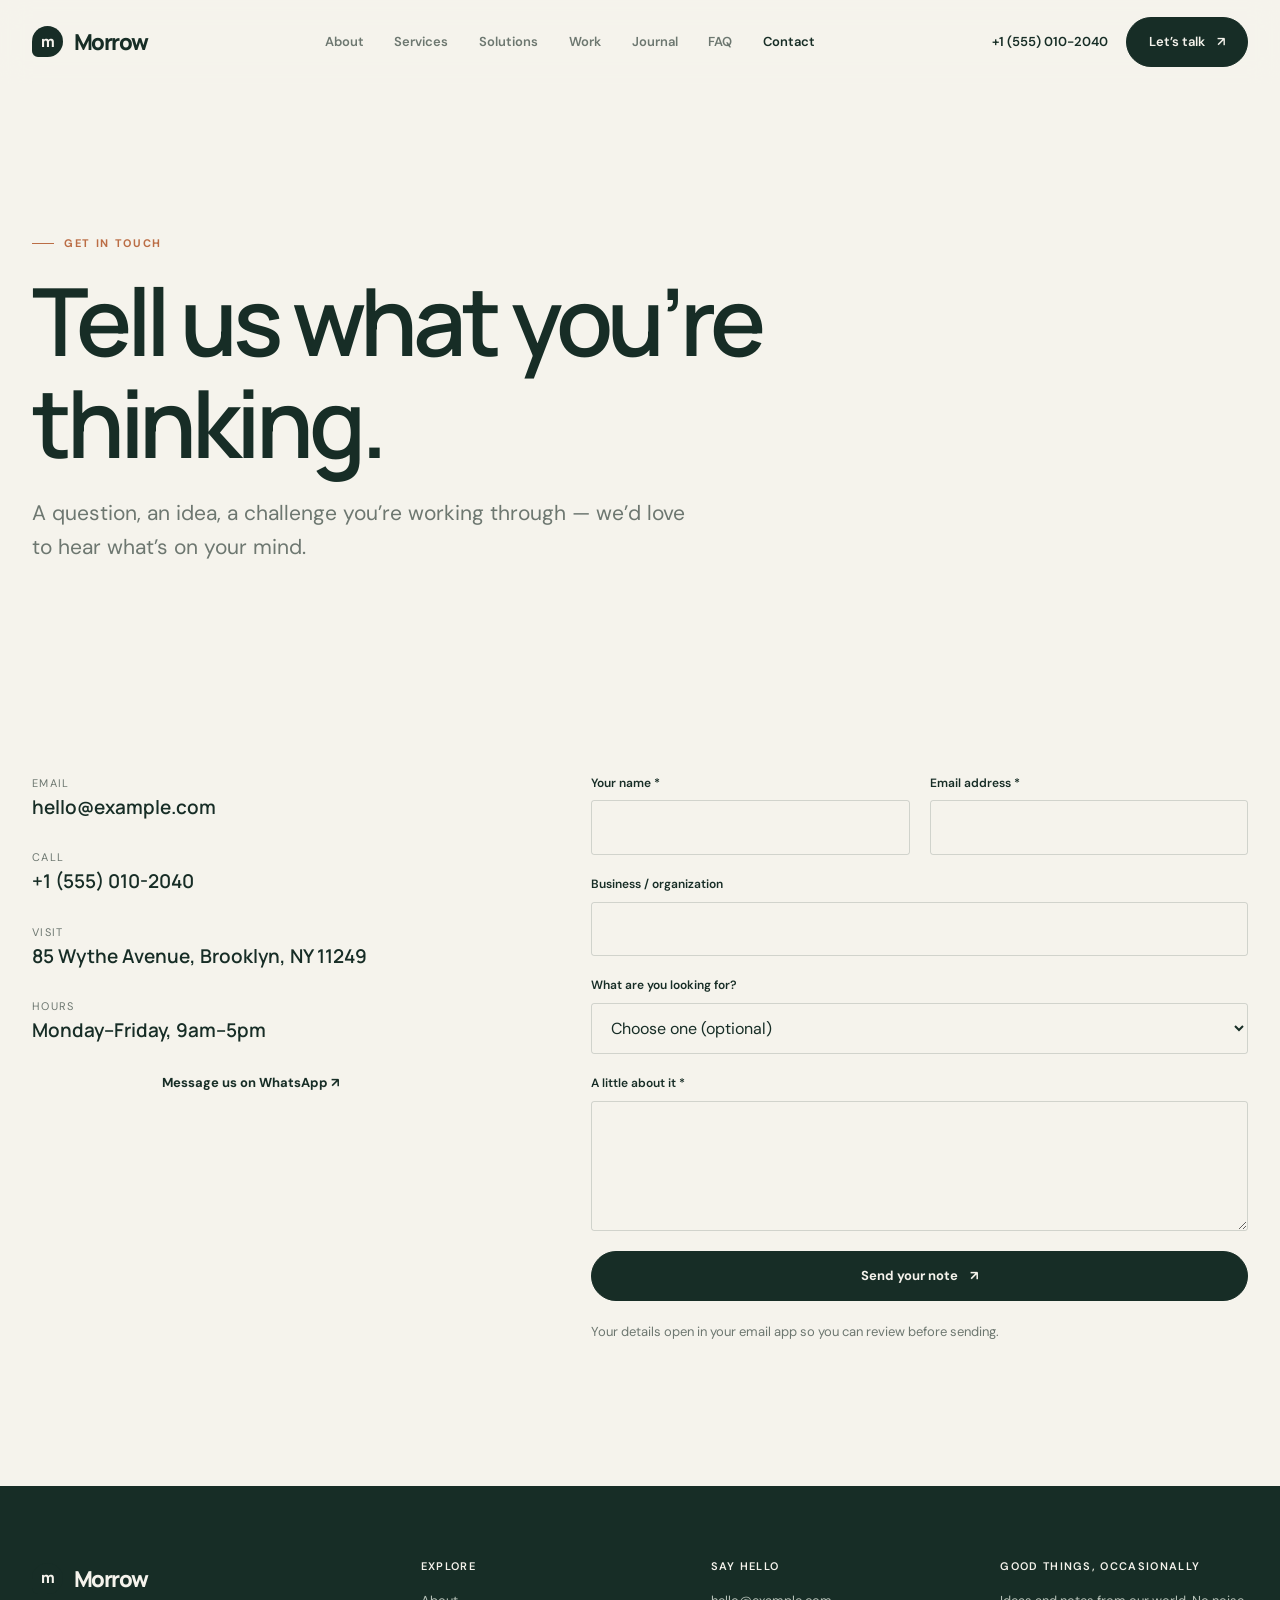
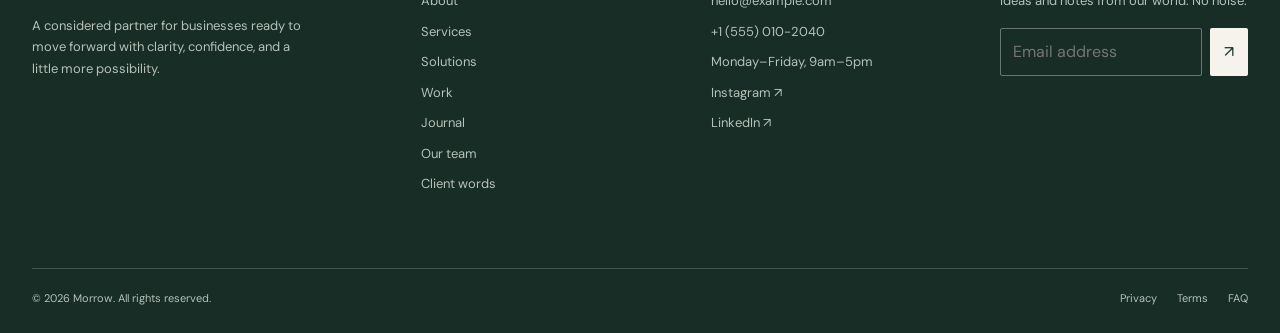
<file: contact.html>
<!doctype html>
<html lang="en"><head>
  <meta charset="utf-8"><meta name="viewport" content="width=device-width, initial-scale=1"><meta name="theme-color" content="#f5f3ec">
  <meta name="description" content="Start a conversation and tell us what you have in mind."><title>Contact | Morrow</title>
  <link rel="preconnect" href="https://fonts.googleapis.com"><link rel="preconnect" href="https://fonts.gstatic.com" crossorigin>
  <link href="https://fonts.googleapis.com/css2?family=DM+Sans:wght@400;500;600;700&family=Manrope:wght@400;500;600;700;800&display=swap" rel="stylesheet"><link rel="stylesheet" href="styles.css">
  <script src="config.js" defer></script><script src="app.js" defer></script>
</head><body data-page="contact"><div id="app"></div></body></html>
</file>
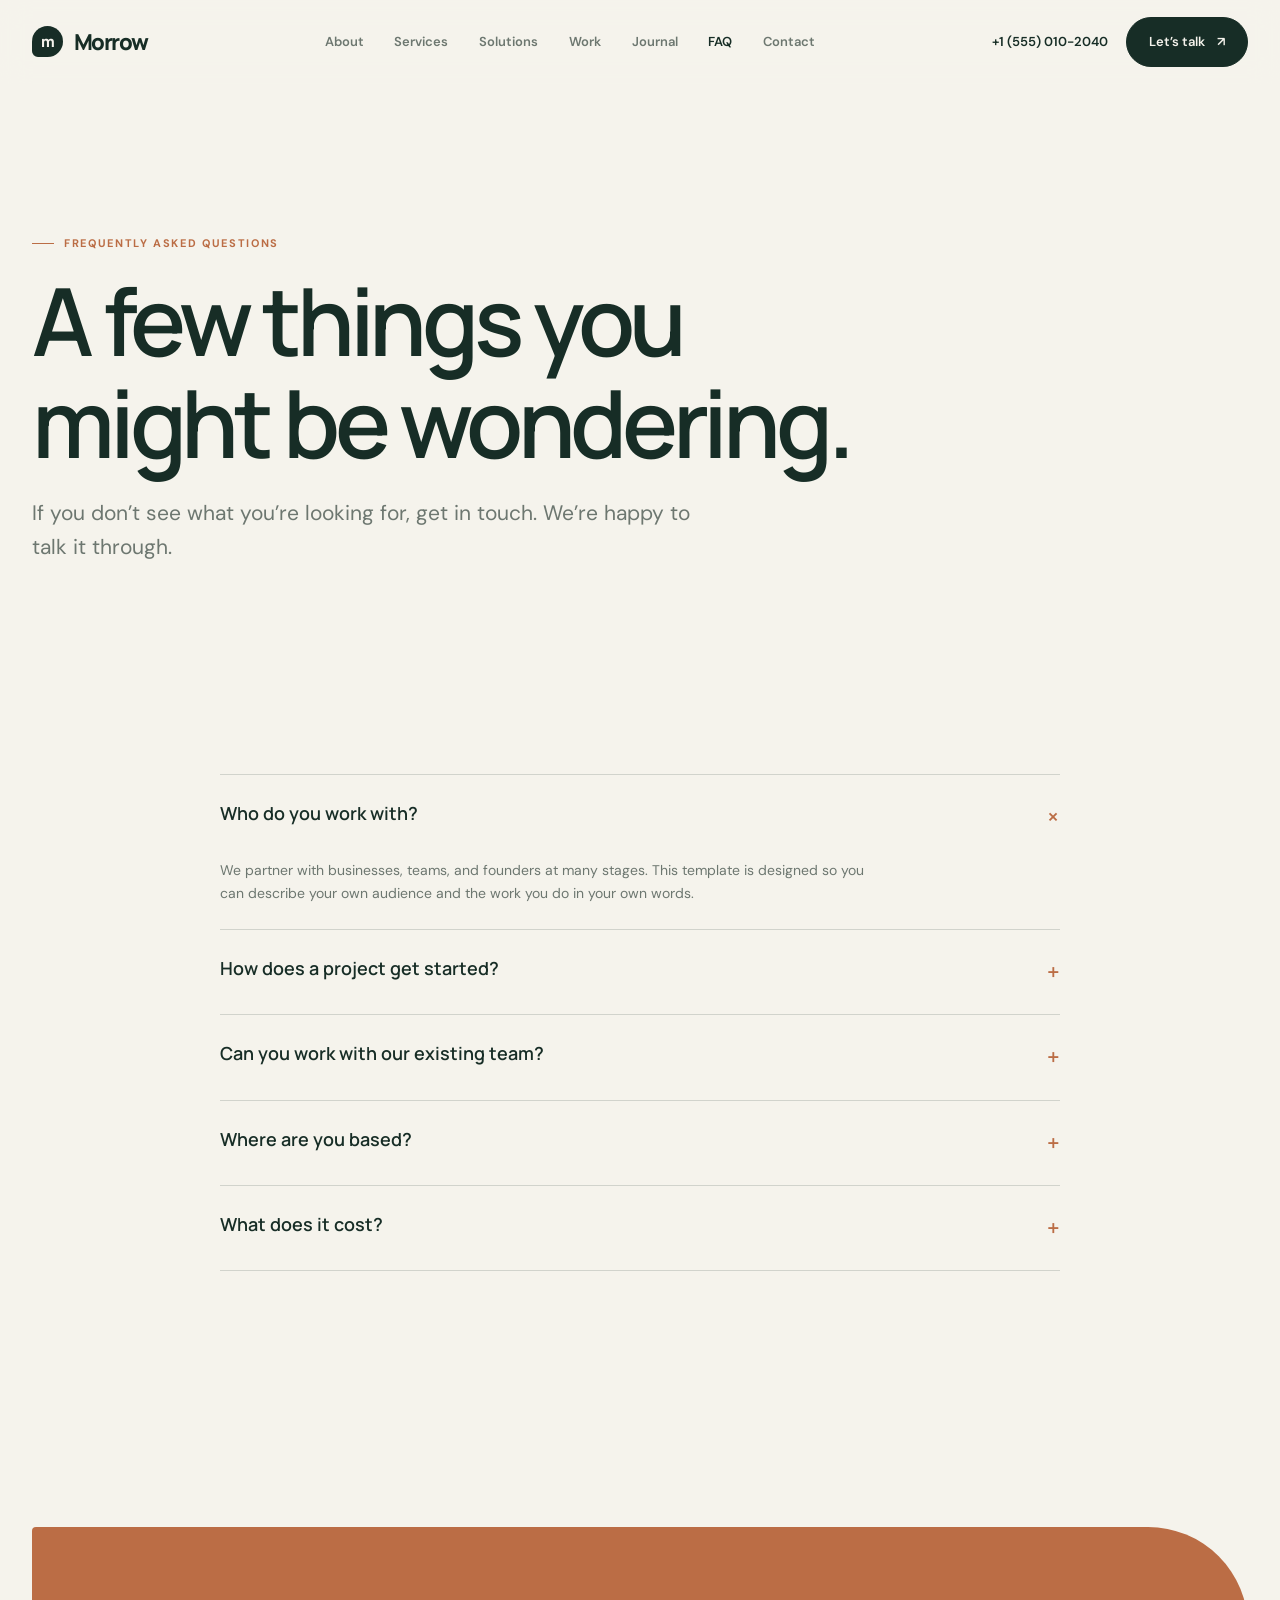
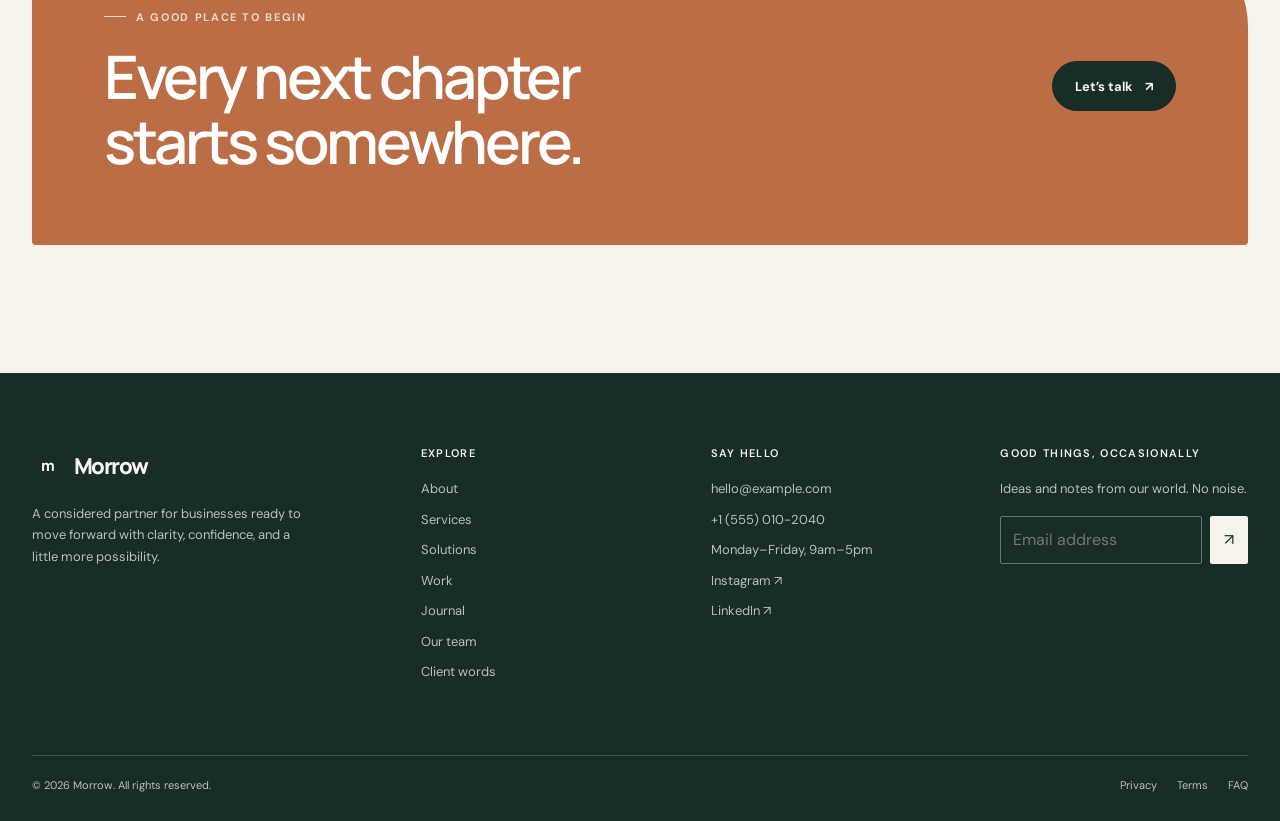
<file: faq.html>
<!doctype html>
<html lang="en"><head>
  <meta charset="utf-8"><meta name="viewport" content="width=device-width, initial-scale=1"><meta name="theme-color" content="#f5f3ec">
  <meta name="description" content="Answers to common questions about our approach and services."><title>FAQ | Morrow</title>
  <link rel="preconnect" href="https://fonts.googleapis.com"><link rel="preconnect" href="https://fonts.gstatic.com" crossorigin>
  <link href="https://fonts.googleapis.com/css2?family=DM+Sans:wght@400;500;600;700&family=Manrope:wght@400;500;600;700;800&display=swap" rel="stylesheet"><link rel="stylesheet" href="styles.css">
  <script src="config.js" defer></script><script src="app.js" defer></script>
</head><body data-page="faq"><div id="app"></div></body></html>
</file>
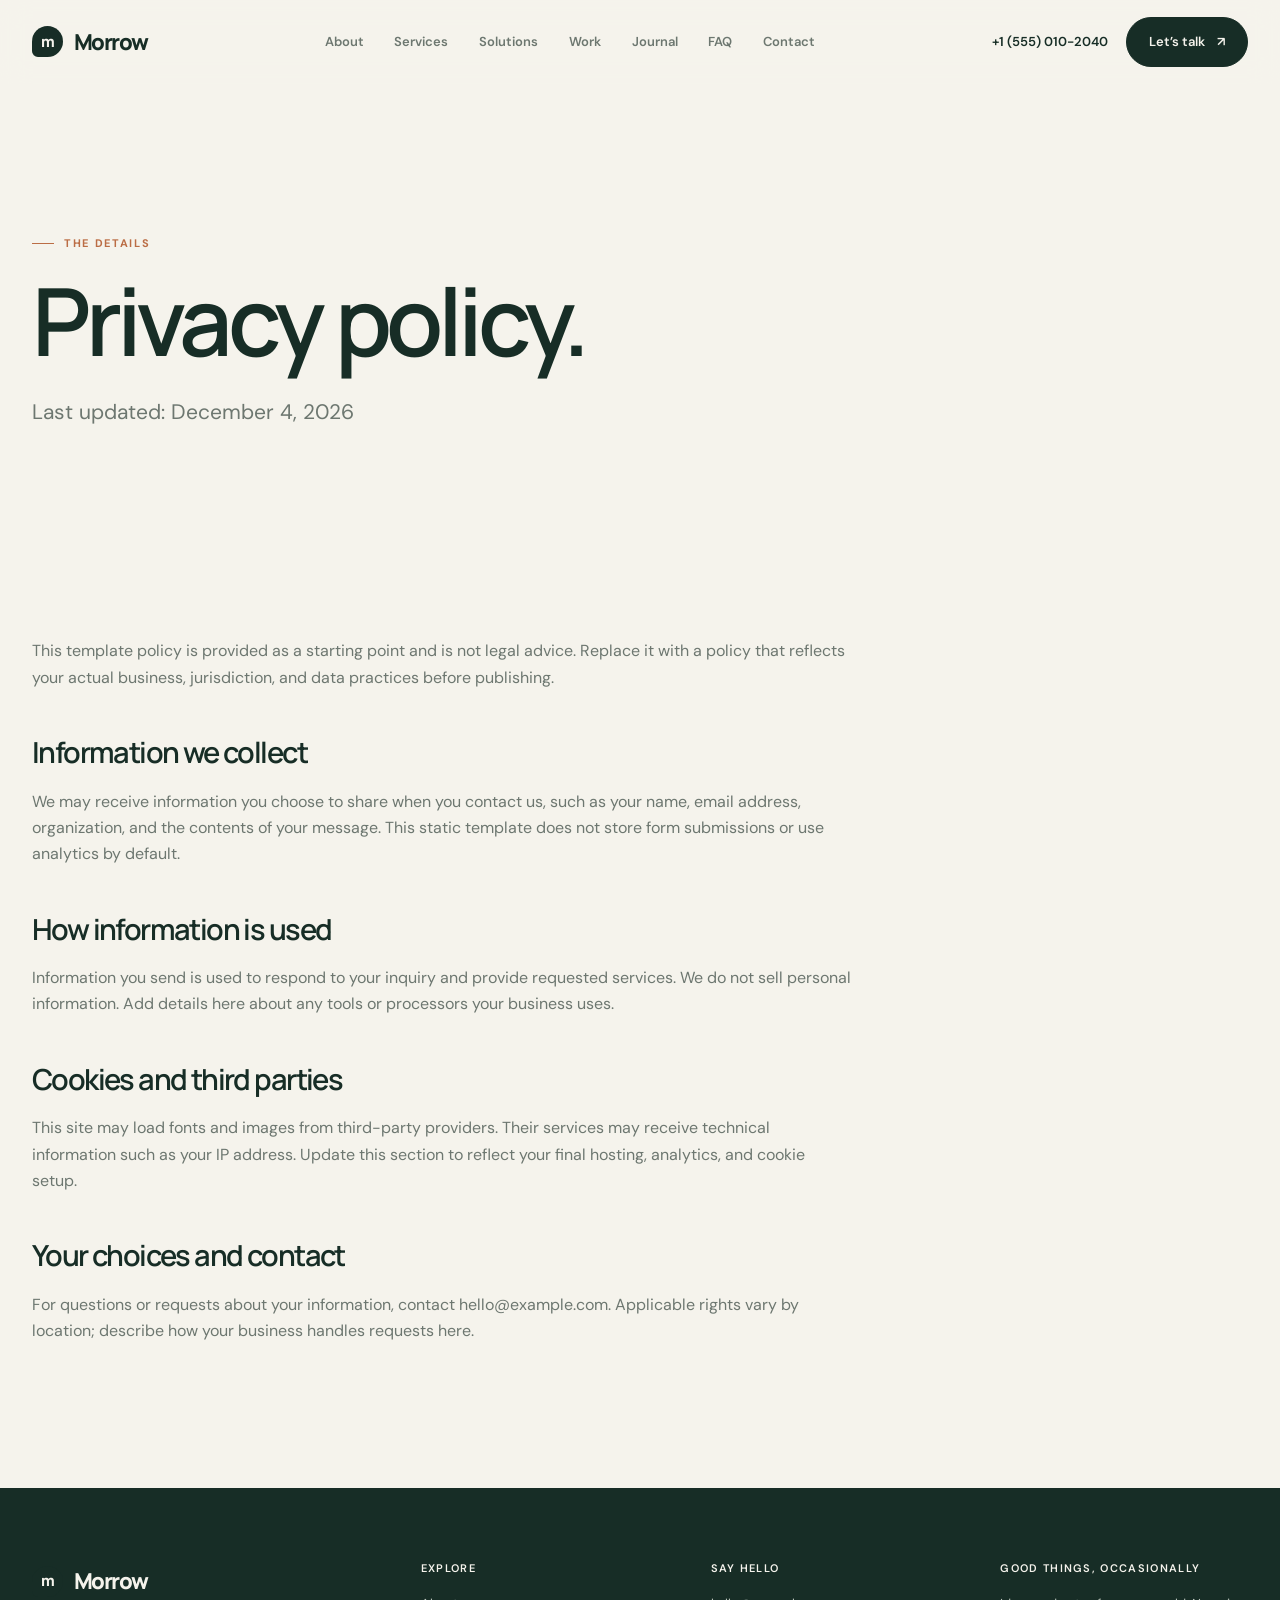
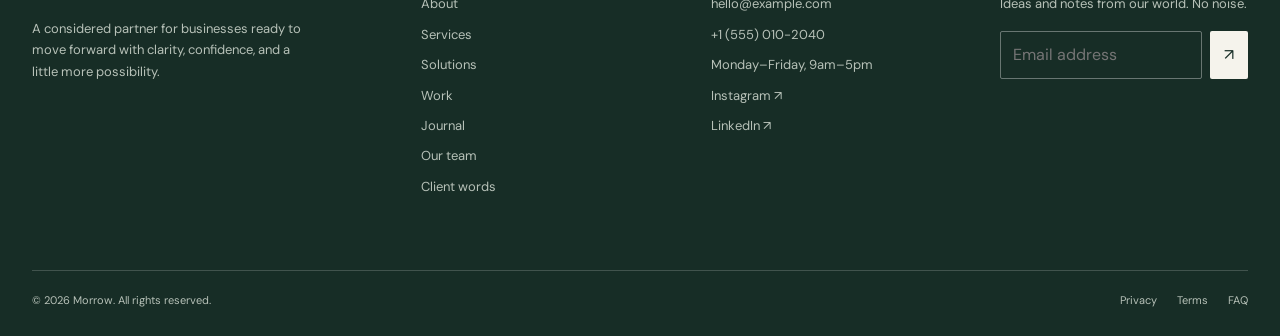
<file: privacy.html>
<!doctype html>
<html lang="en"><head>
  <meta charset="utf-8"><meta name="viewport" content="width=device-width, initial-scale=1"><meta name="theme-color" content="#f5f3ec">
  <meta name="description" content="Read the privacy policy and how personal information is handled."><title>Privacy policy | Morrow</title>
  <link rel="preconnect" href="https://fonts.googleapis.com"><link rel="preconnect" href="https://fonts.gstatic.com" crossorigin>
  <link href="https://fonts.googleapis.com/css2?family=DM+Sans:wght@400;500;600;700&family=Manrope:wght@400;500;600;700;800&display=swap" rel="stylesheet"><link rel="stylesheet" href="styles.css">
  <script src="config.js" defer></script><script src="app.js" defer></script>
</head><body data-page="privacy"><div id="app"></div></body></html>
</file>
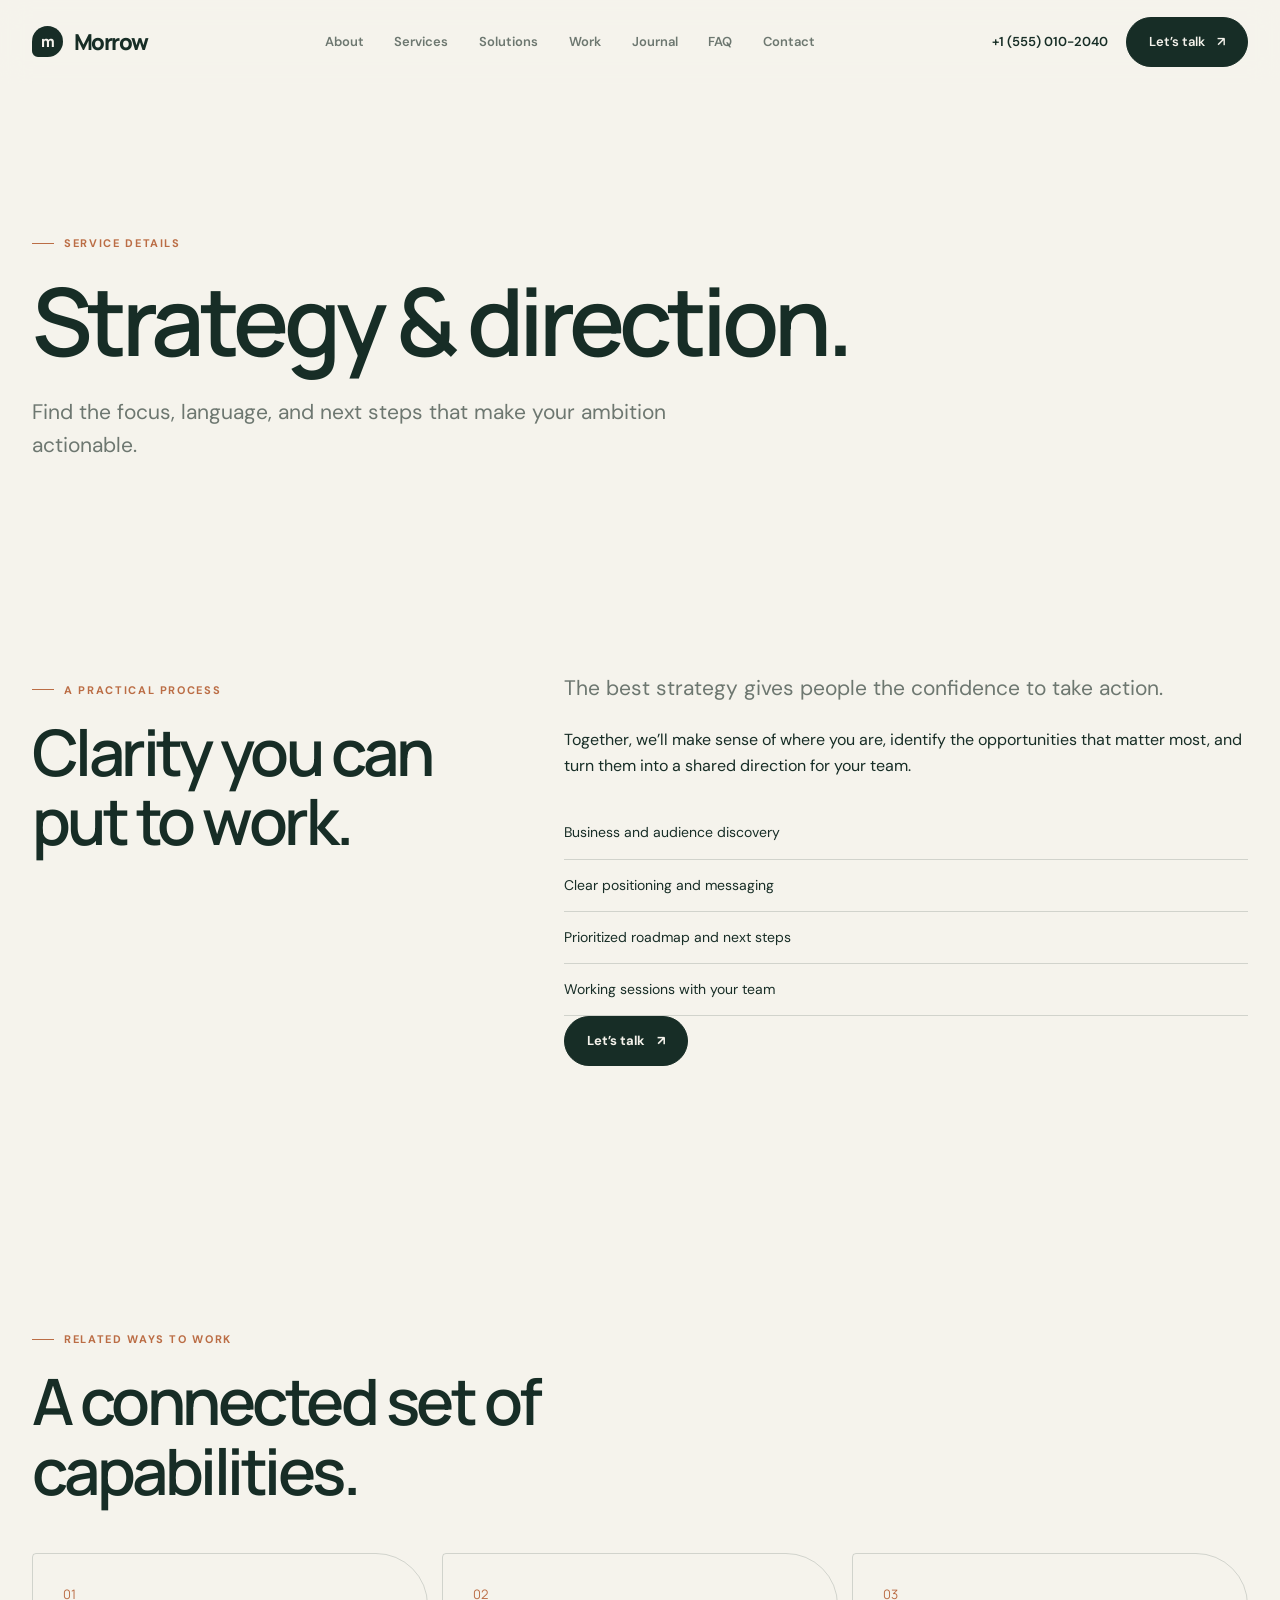
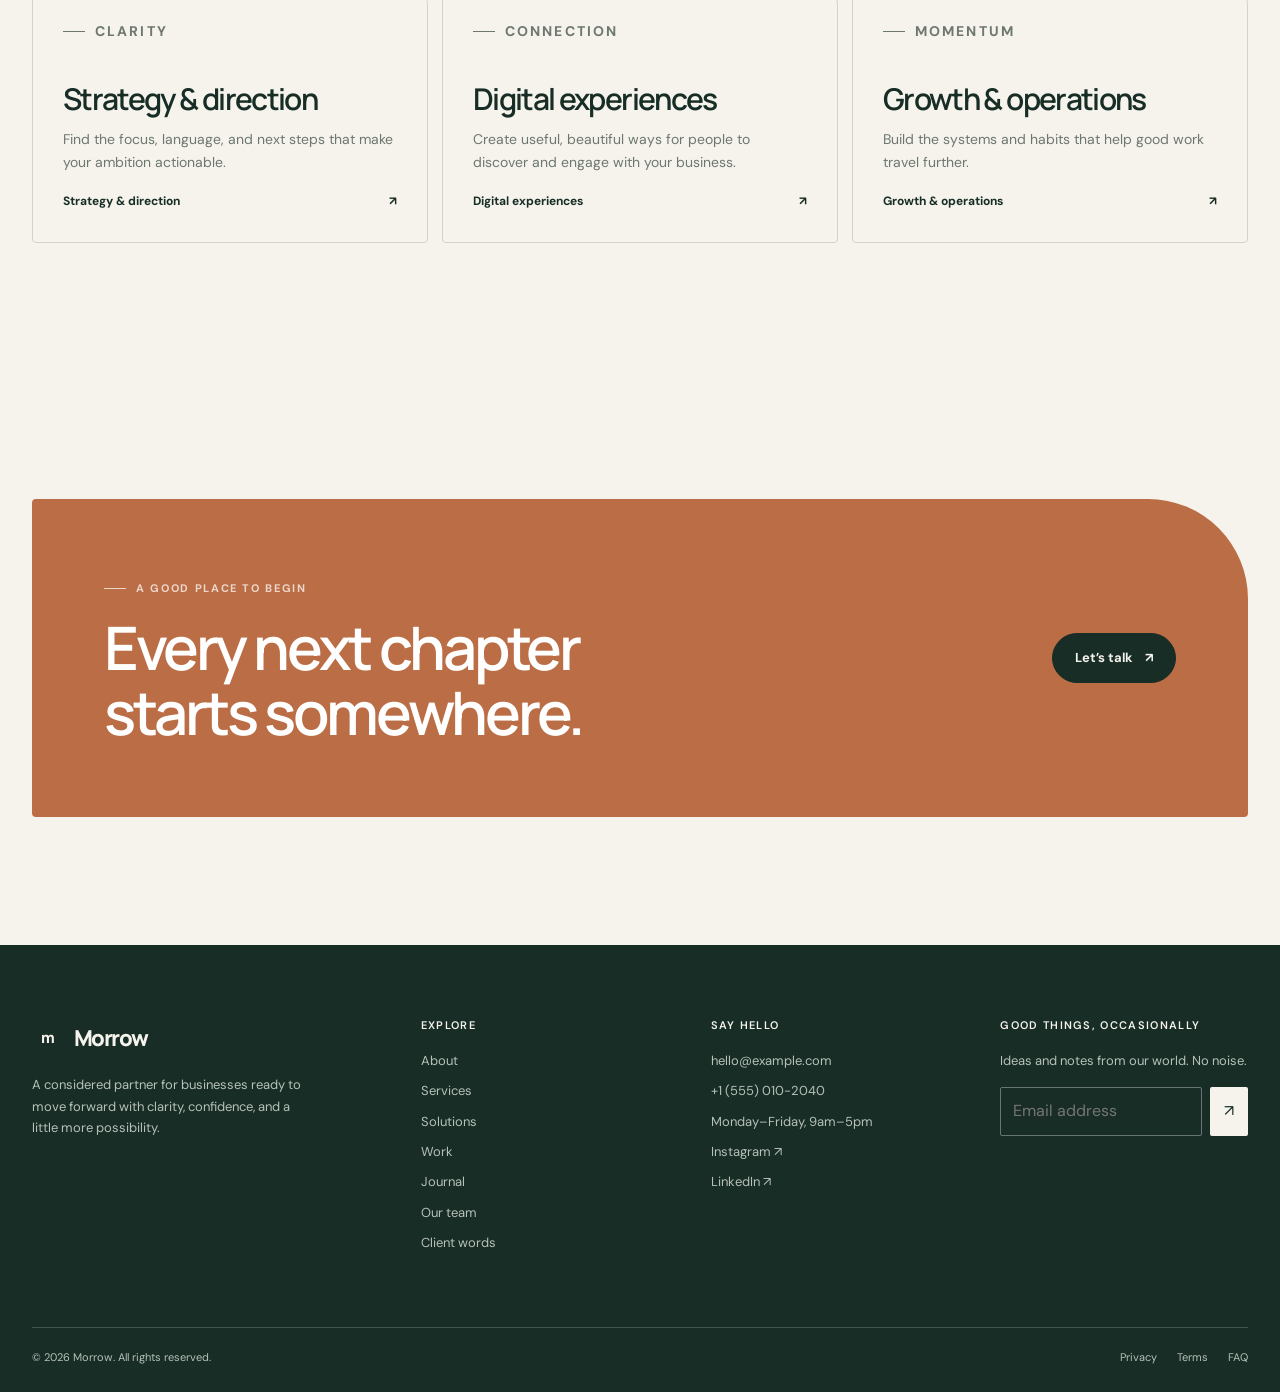
<file: service-detail.html>
<!doctype html>
<html lang="en"><head>
  <meta charset="utf-8"><meta name="viewport" content="width=device-width, initial-scale=1"><meta name="theme-color" content="#f5f3ec">
  <meta name="description" content="A closer look at how this business can help you move forward."><title>Service details | Morrow</title>
  <link rel="preconnect" href="https://fonts.googleapis.com"><link rel="preconnect" href="https://fonts.gstatic.com" crossorigin>
  <link href="https://fonts.googleapis.com/css2?family=DM+Sans:wght@400;500;600;700&family=Manrope:wght@400;500;600;700;800&display=swap" rel="stylesheet"><link rel="stylesheet" href="styles.css">
  <script src="config.js" defer></script><script src="app.js" defer></script>
</head><body data-page="service-detail"><div id="app"></div></body></html>
</file>
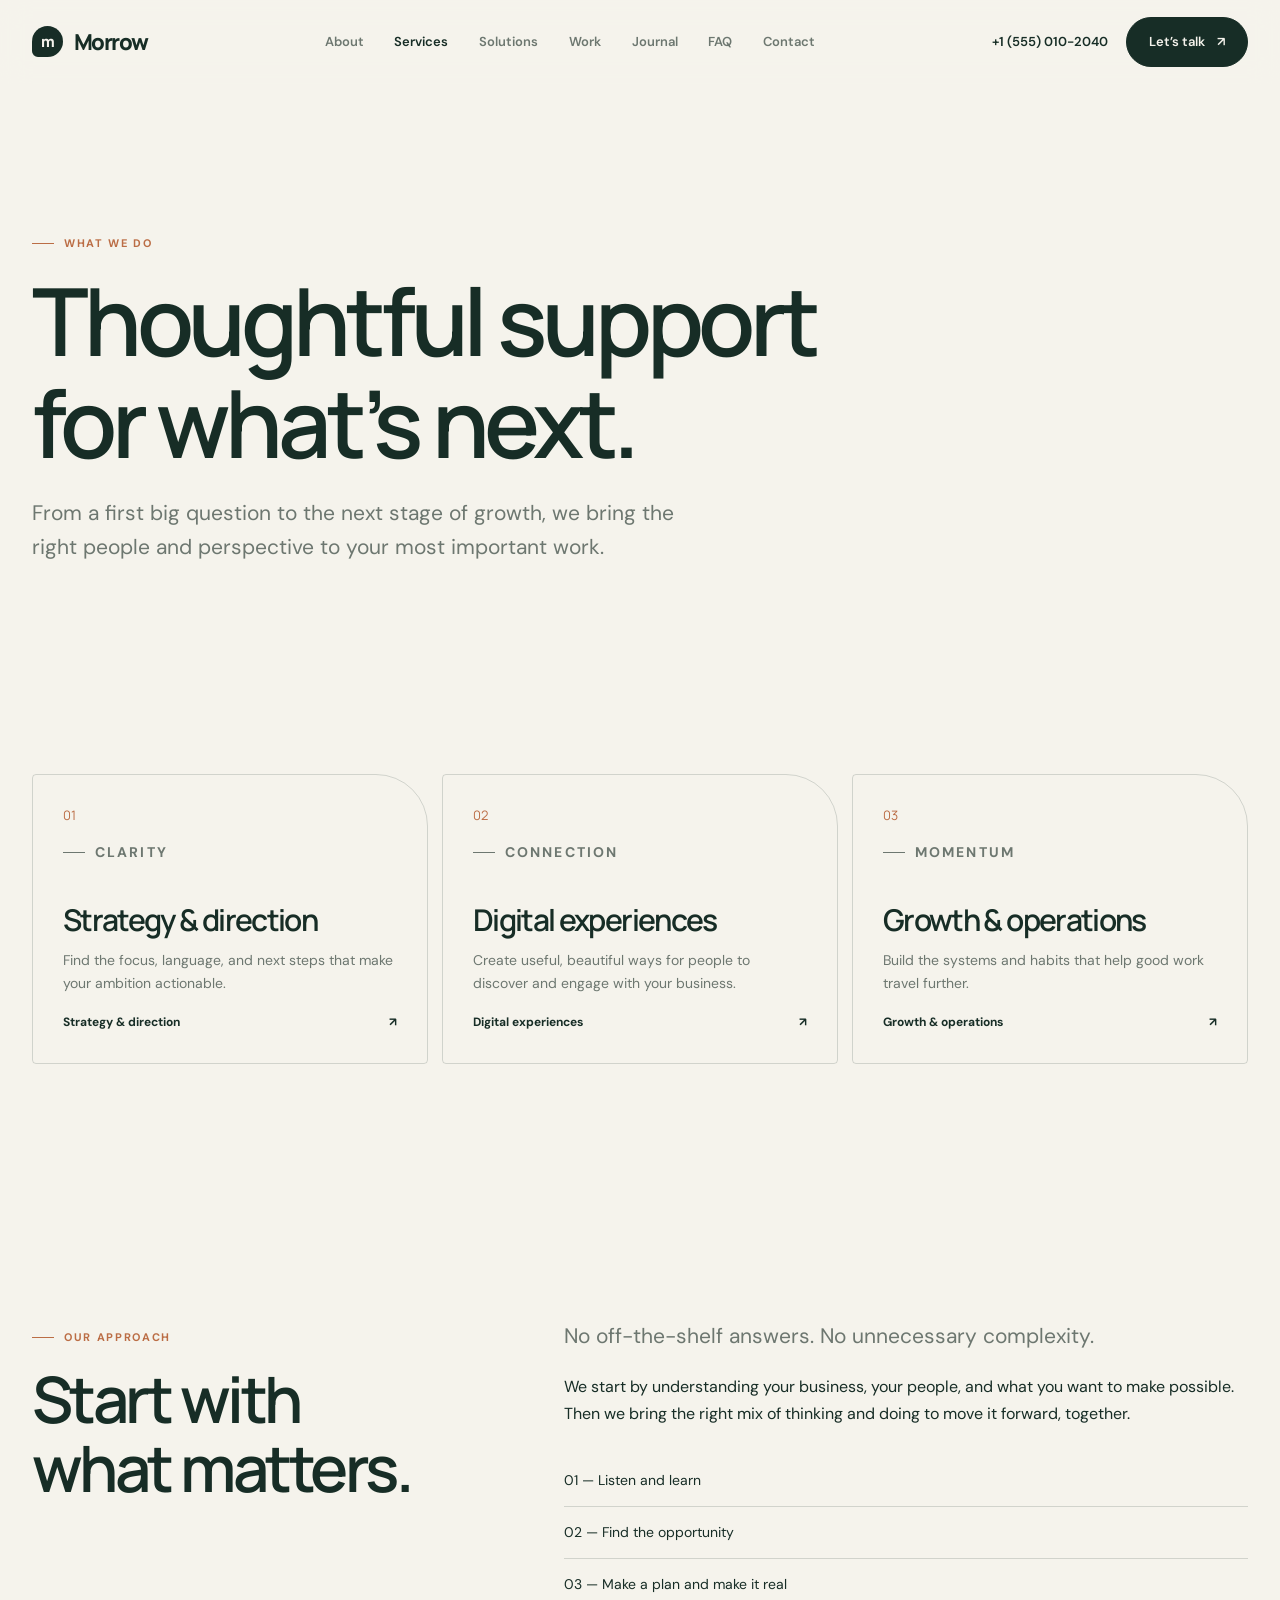
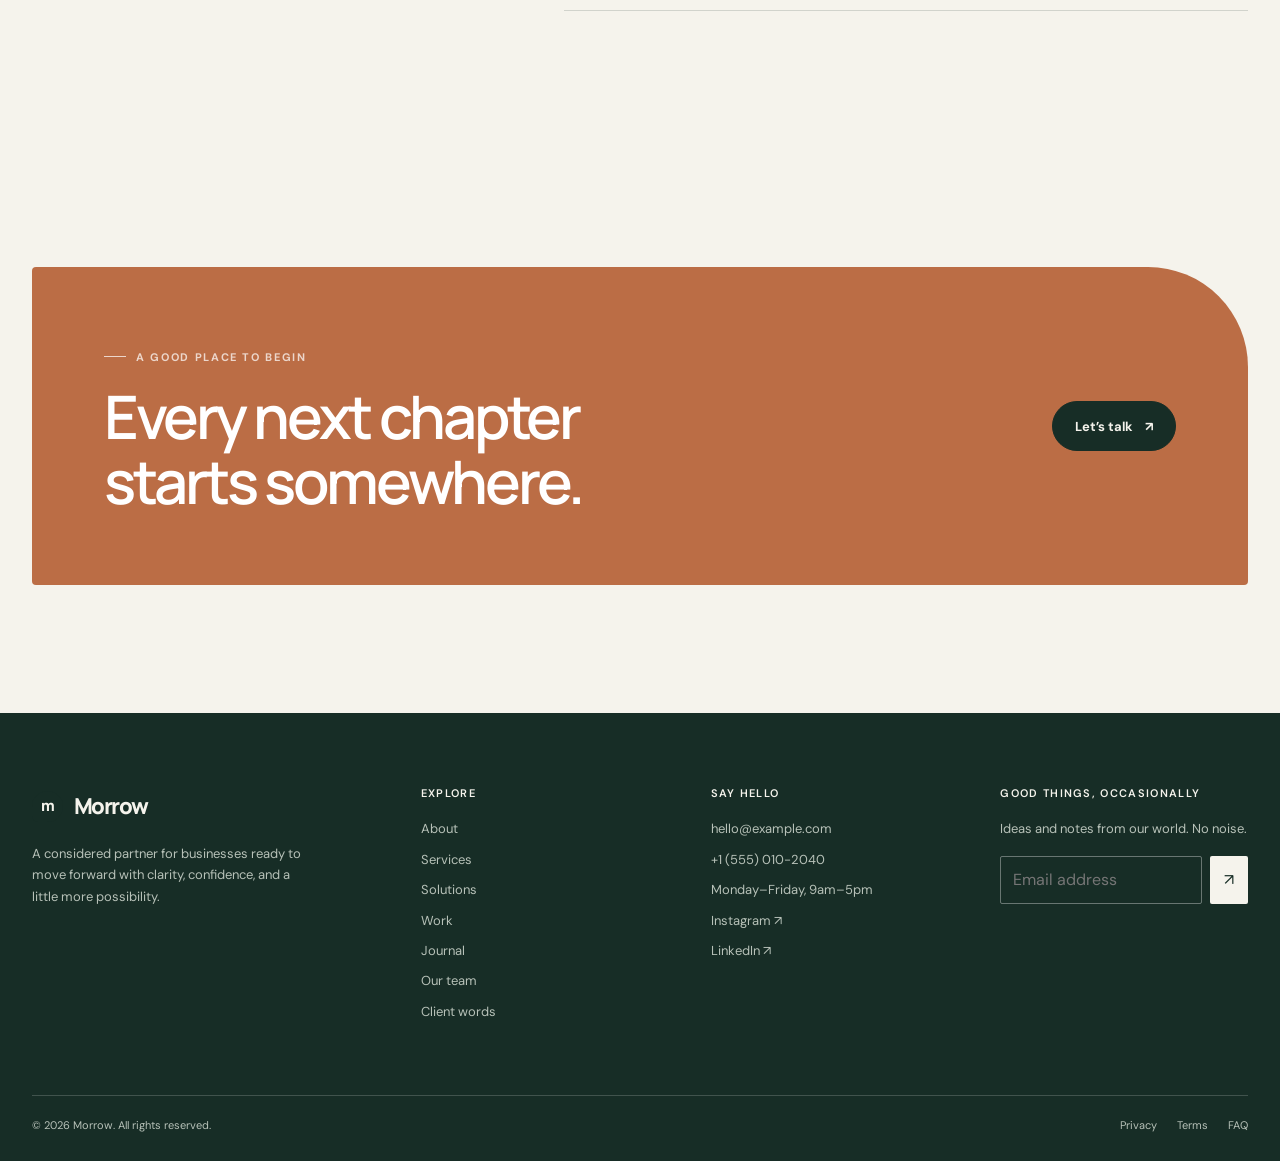
<file: services.html>
<!doctype html>
<html lang="en"><head>
  <meta charset="utf-8"><meta name="viewport" content="width=device-width, initial-scale=1"><meta name="theme-color" content="#f5f3ec">
  <meta name="description" content="Explore adaptable services shaped around your business goals."><title>Services | Morrow</title>
  <link rel="preconnect" href="https://fonts.googleapis.com"><link rel="preconnect" href="https://fonts.gstatic.com" crossorigin>
  <link href="https://fonts.googleapis.com/css2?family=DM+Sans:wght@400;500;600;700&family=Manrope:wght@400;500;600;700;800&display=swap" rel="stylesheet"><link rel="stylesheet" href="styles.css">
  <script src="config.js" defer></script><script src="app.js" defer></script>
</head><body data-page="services"><div id="app"></div></body></html>
</file>
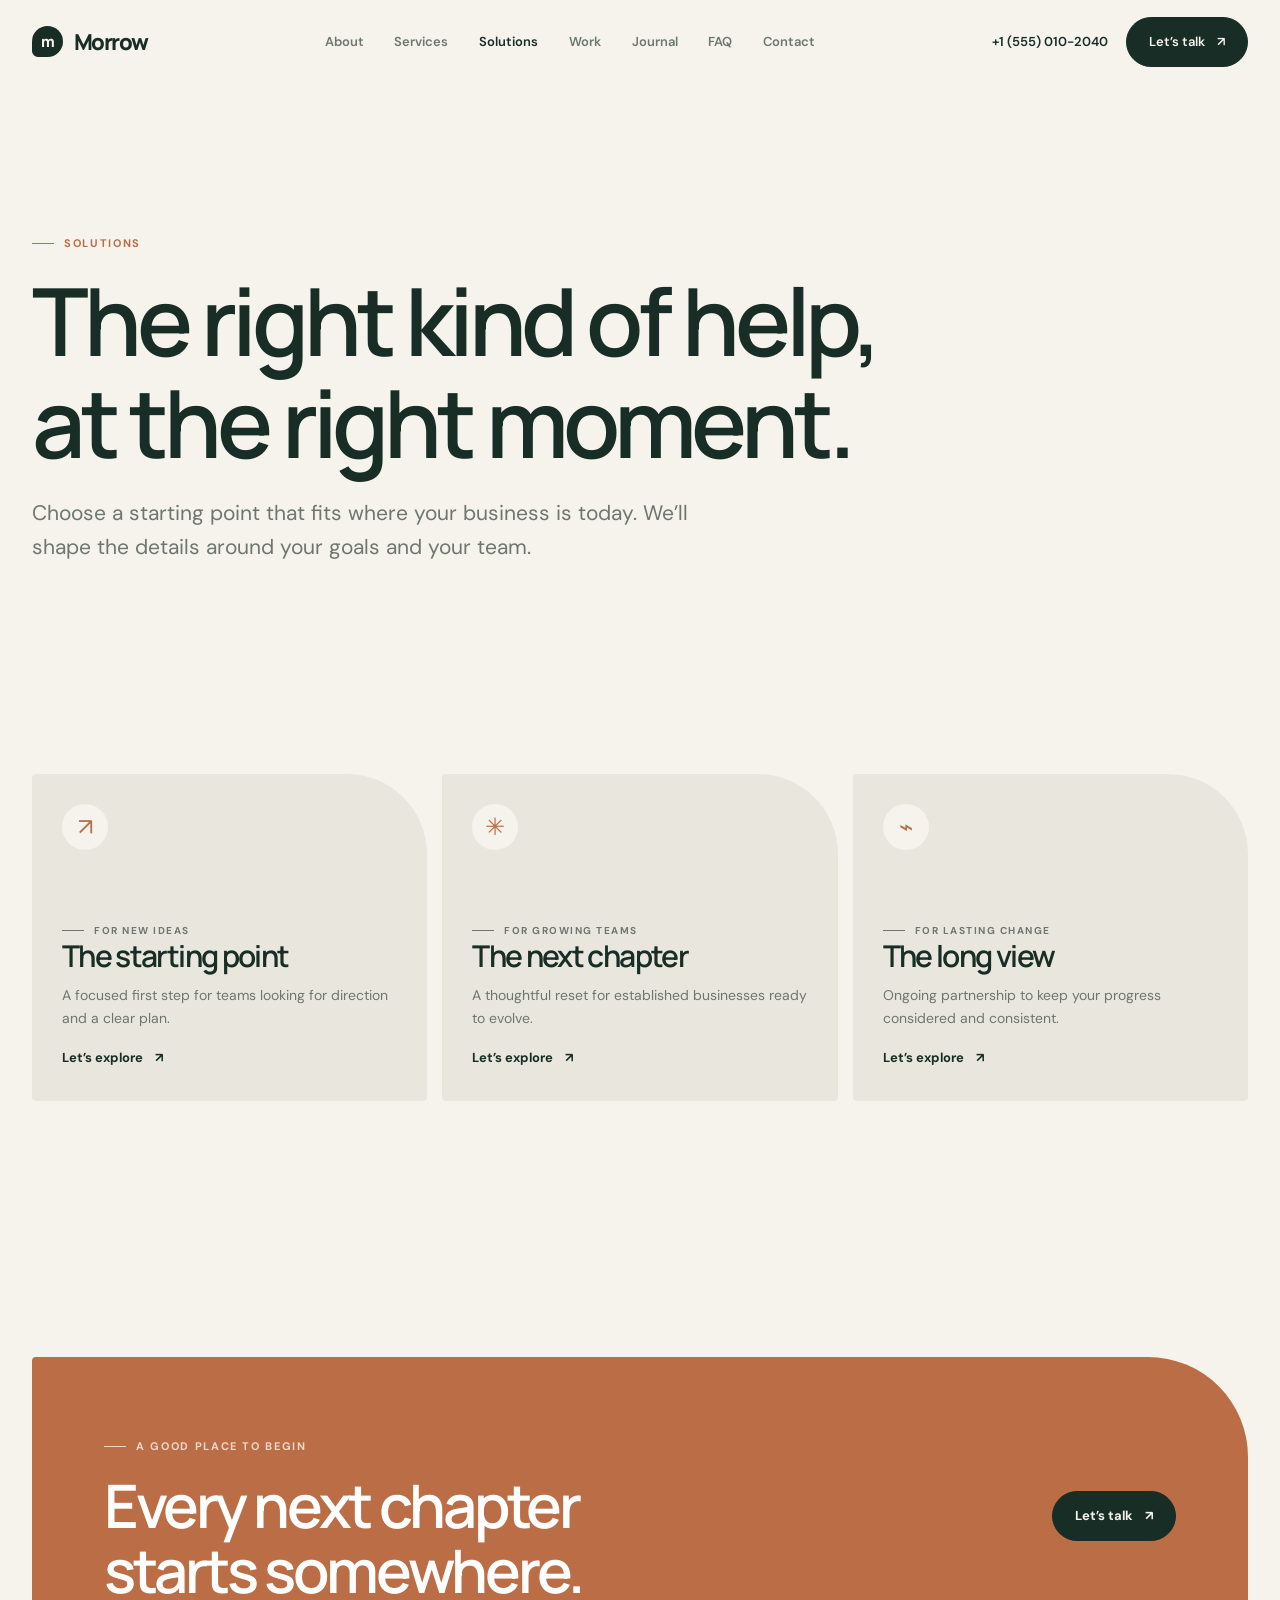
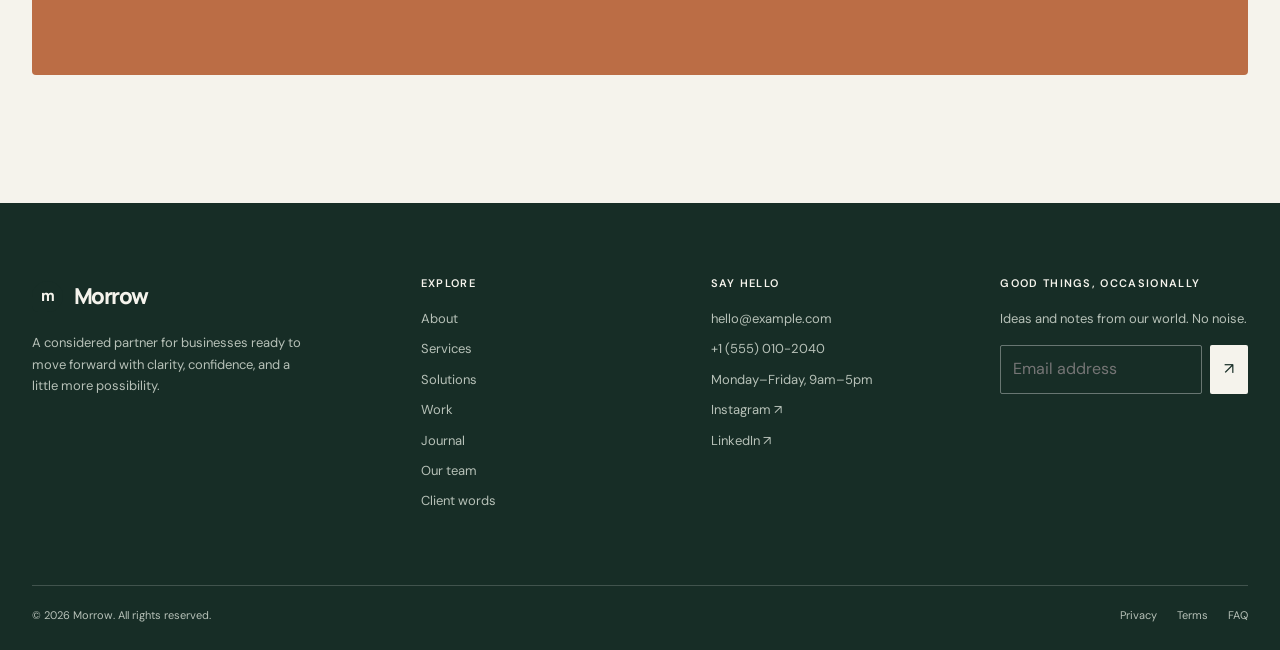
<file: solutions.html>
<!doctype html>
<html lang="en"><head>
  <meta charset="utf-8"><meta name="viewport" content="width=device-width, initial-scale=1"><meta name="theme-color" content="#f5f3ec">
  <meta name="description" content="Discover products and solutions that make a practical difference."><title>Solutions | Morrow</title>
  <link rel="preconnect" href="https://fonts.googleapis.com"><link rel="preconnect" href="https://fonts.gstatic.com" crossorigin>
  <link href="https://fonts.googleapis.com/css2?family=DM+Sans:wght@400;500;600;700&family=Manrope:wght@400;500;600;700;800&display=swap" rel="stylesheet"><link rel="stylesheet" href="styles.css">
  <script src="config.js" defer></script><script src="app.js" defer></script>
</head><body data-page="solutions"><div id="app"></div></body></html>
</file>
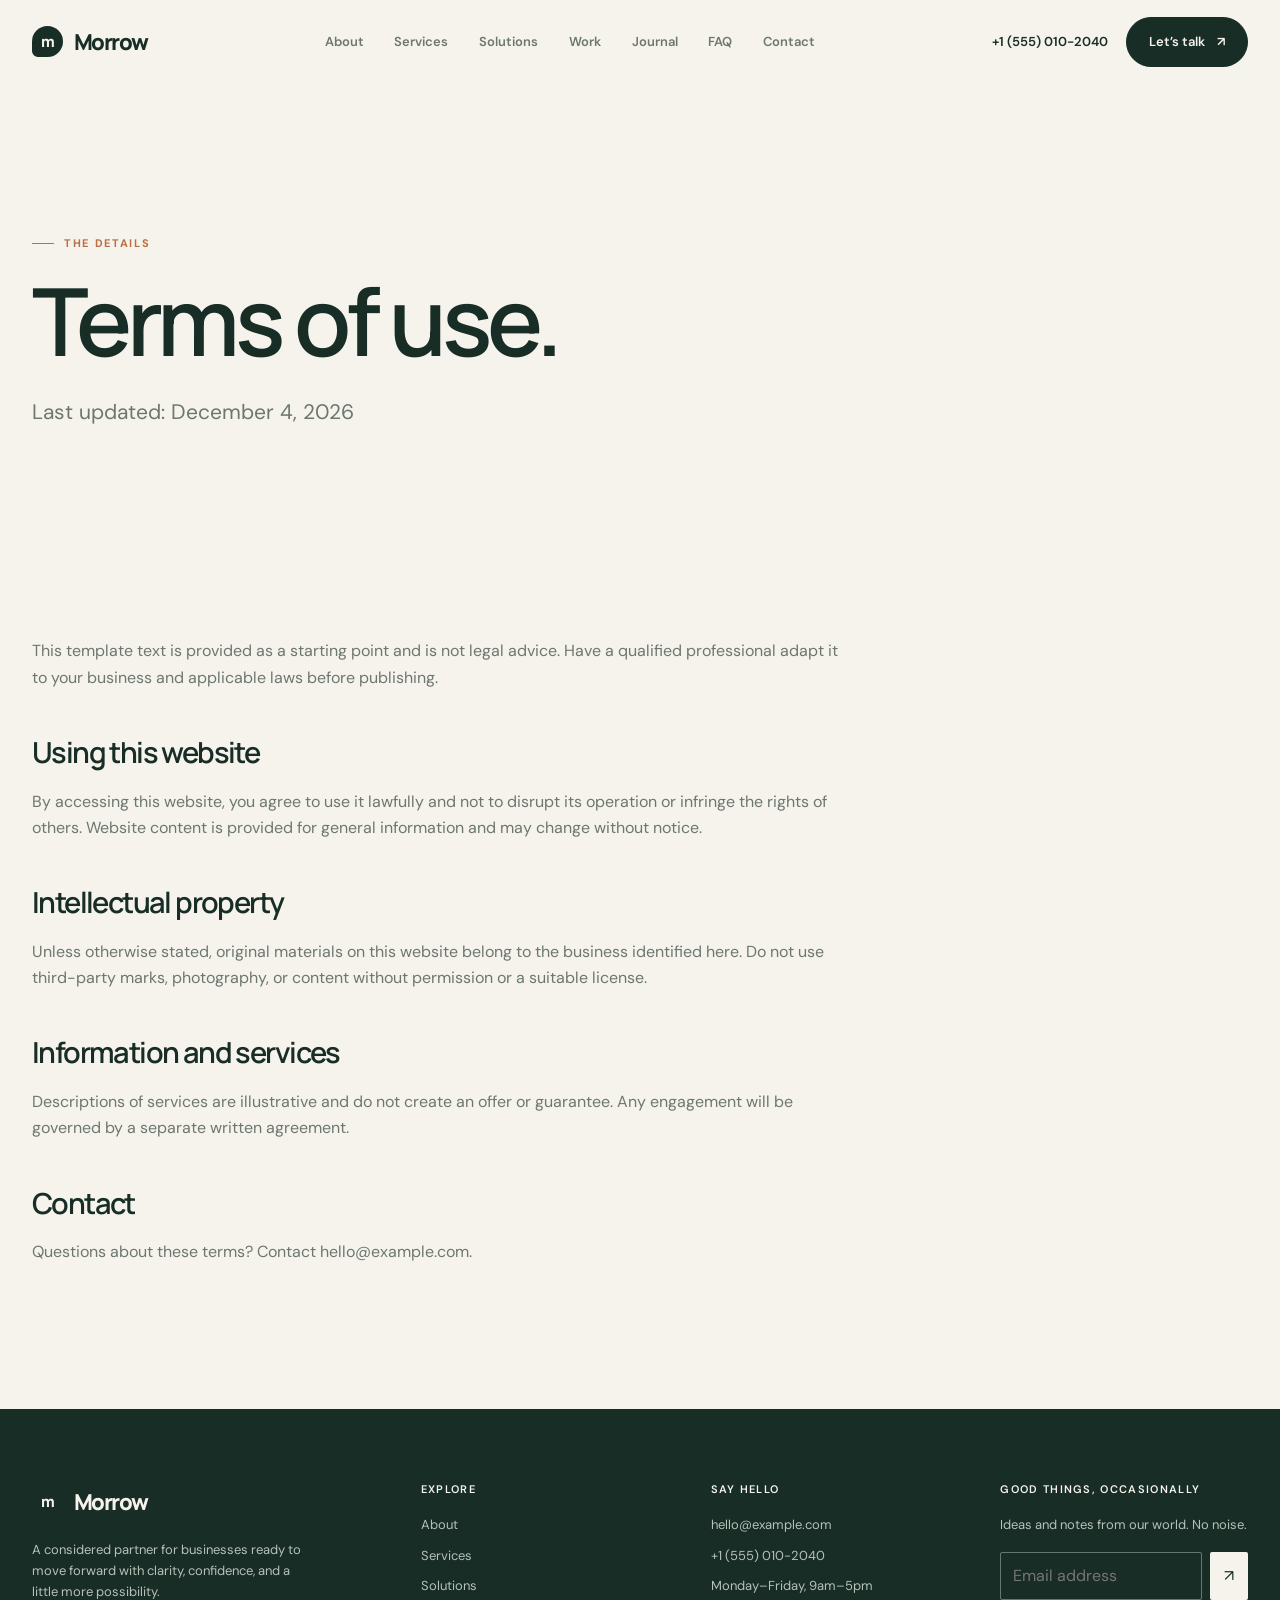
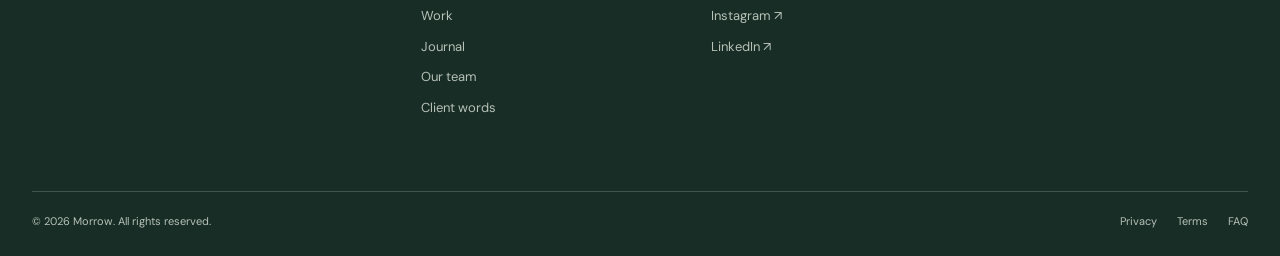
<file: terms.html>
<!doctype html>
<html lang="en"><head>
  <meta charset="utf-8"><meta name="viewport" content="width=device-width, initial-scale=1"><meta name="theme-color" content="#f5f3ec">
  <meta name="description" content="Review the terms and conditions for using this website."><title>Terms | Morrow</title>
  <link rel="preconnect" href="https://fonts.googleapis.com"><link rel="preconnect" href="https://fonts.gstatic.com" crossorigin>
  <link href="https://fonts.googleapis.com/css2?family=DM+Sans:wght@400;500;600;700&family=Manrope:wght@400;500;600;700;800&display=swap" rel="stylesheet"><link rel="stylesheet" href="styles.css">
  <script src="config.js" defer></script><script src="app.js" defer></script>
</head><body data-page="terms"><div id="app"></div></body></html>
</file>
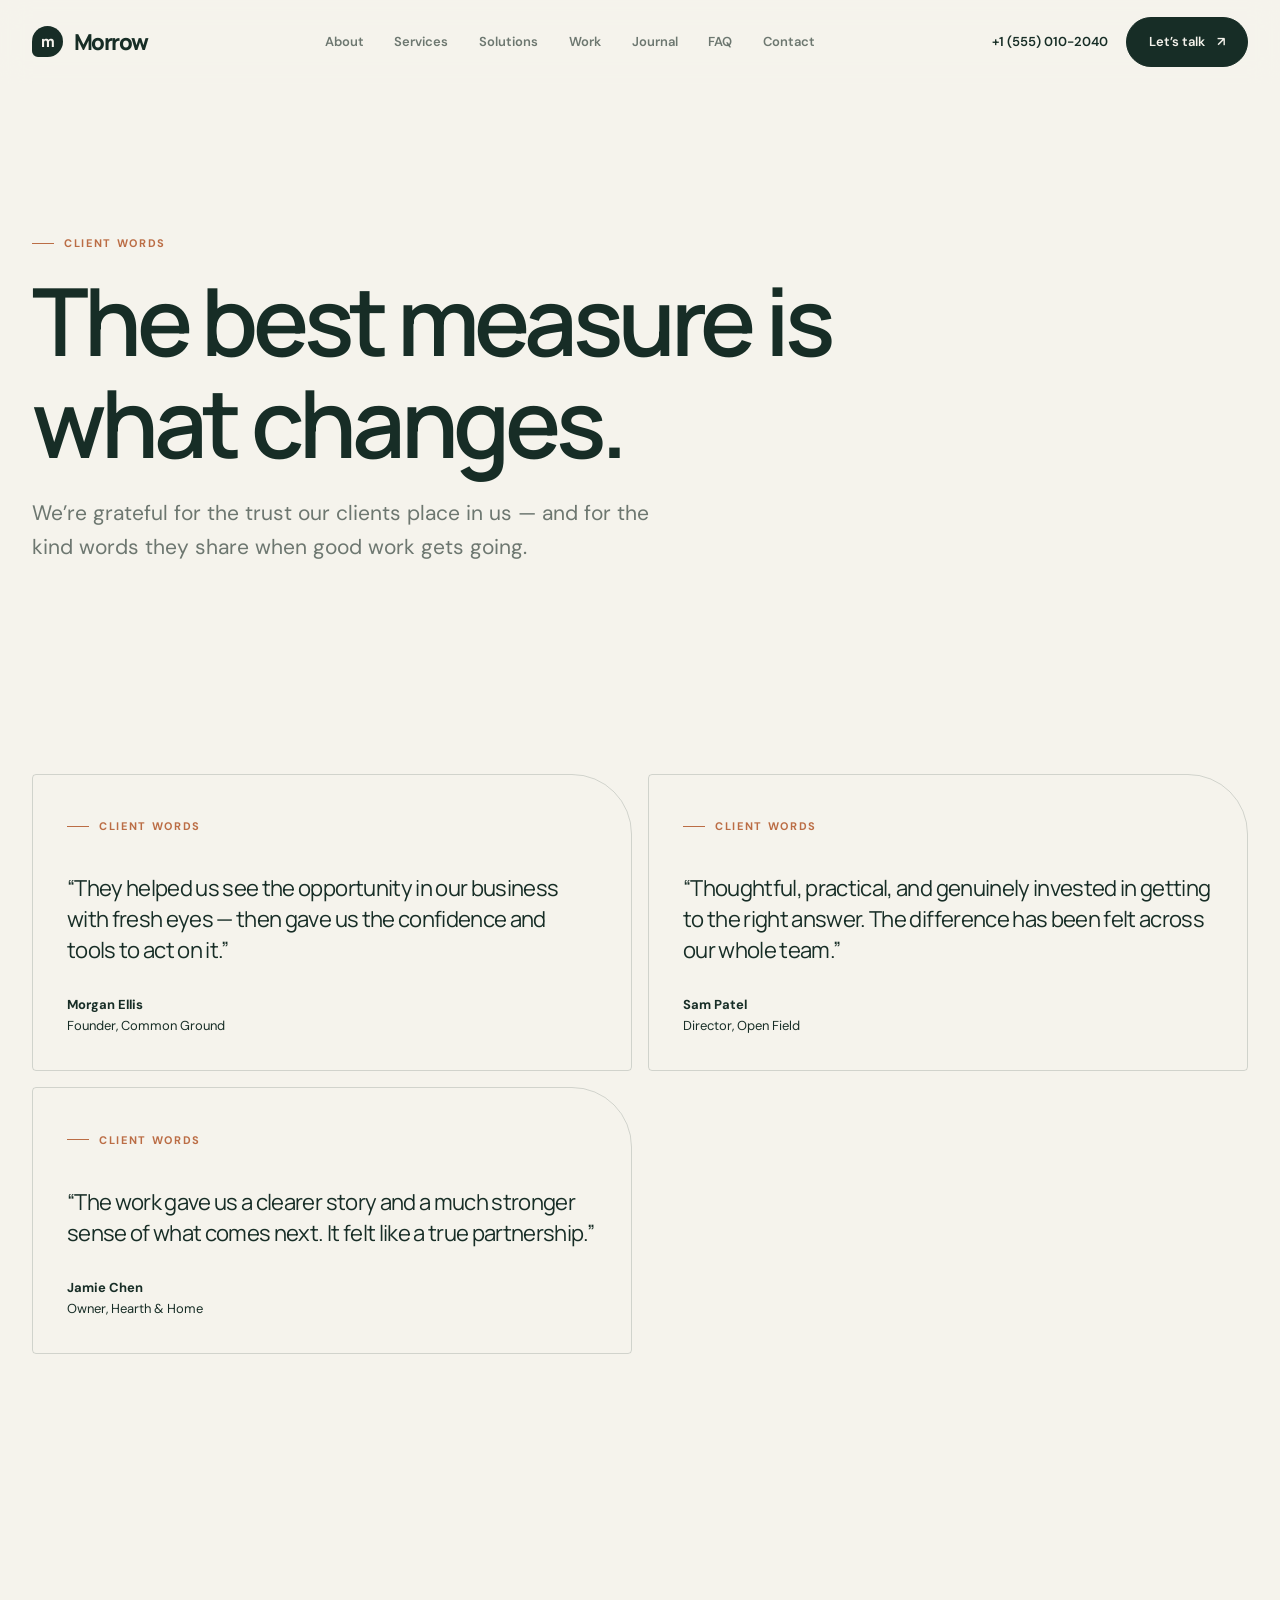
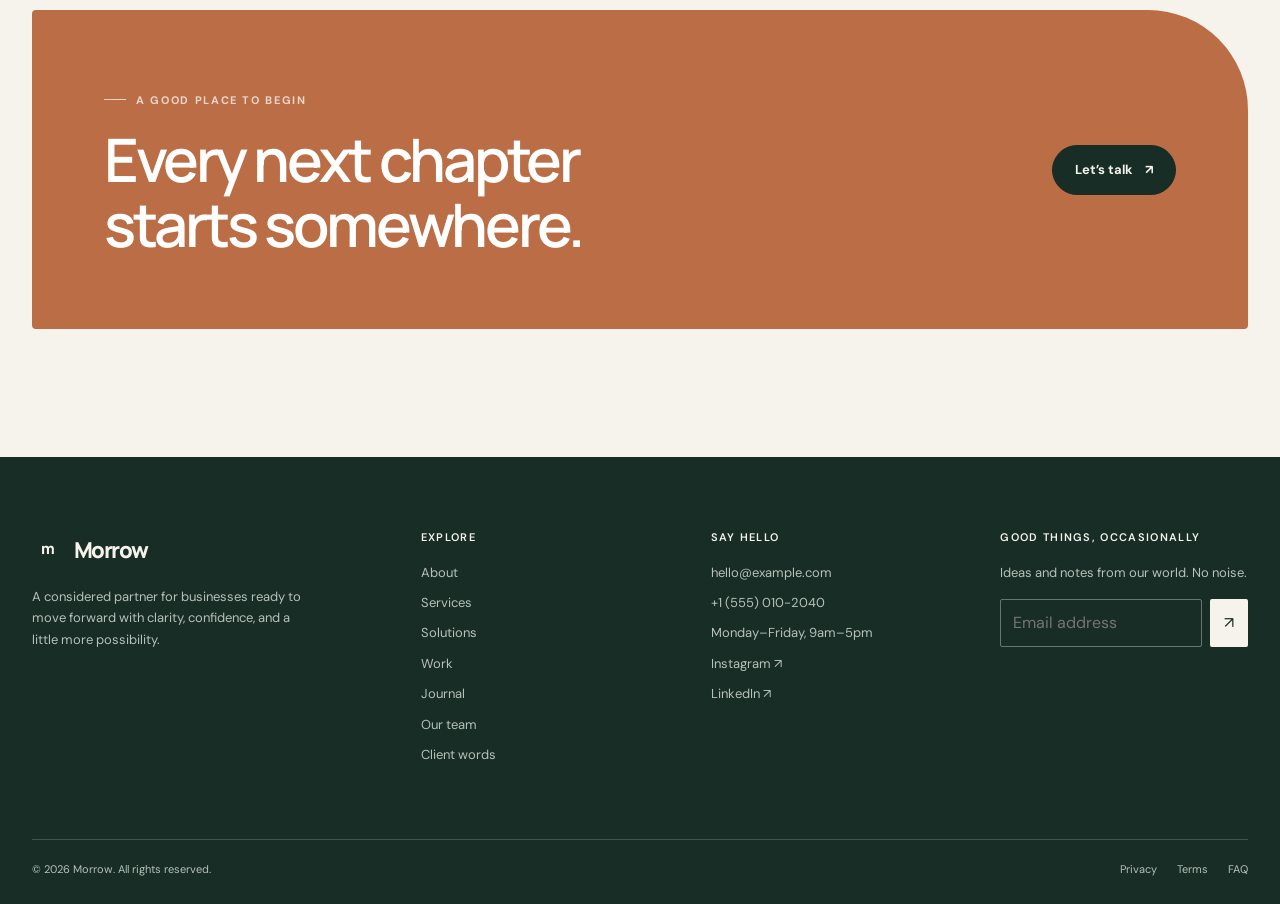
<file: testimonials.html>
<!doctype html>
<html lang="en"><head>
  <meta charset="utf-8"><meta name="viewport" content="width=device-width, initial-scale=1"><meta name="theme-color" content="#f5f3ec">
  <meta name="description" content="Hear what clients have to say about working with this business."><title>Testimonials | Morrow</title>
  <link rel="preconnect" href="https://fonts.googleapis.com"><link rel="preconnect" href="https://fonts.gstatic.com" crossorigin>
  <link href="https://fonts.googleapis.com/css2?family=DM+Sans:wght@400;500;600;700&family=Manrope:wght@400;500;600;700;800&display=swap" rel="stylesheet"><link rel="stylesheet" href="styles.css">
  <script src="config.js" defer></script><script src="app.js" defer></script>
</head><body data-page="testimonials"><div id="app"></div></body></html>
</file>
<file: styles.css>
:root {
  color-scheme: light;
  --paper: #f5f3ec;
  --ink: #172d26;
  --accent: #bb6d45;
  --muted: #6d7770;
  --surface: #e9e7dd;
  --line: rgba(23, 45, 38, .16);
  --heading: "Manrope", sans-serif;
  --body: "DM Sans", sans-serif;
  --wrap: 1240px;
}
* { box-sizing: border-box; }
html { scroll-behavior: smooth; scroll-padding-top: 100px; }
body { margin: 0; background: var(--paper); color: var(--ink); font-family: var(--body); font-size: 16px; line-height: 1.65; -webkit-font-smoothing: antialiased; }
body[data-preset="light"] { --paper: #fff; --ink: #1d2723; --accent: #a85431; --muted: #68716c; --surface: #f0f1ed; }
body[data-preset="dark"] { --paper: #17211d; --ink: #e9eee8; --accent: #e39a71; --muted: #b4beb7; --surface: #25332d; color-scheme: dark; }
body[data-layout="classic"] .hero:after { display: none; }
body[data-layout="classic"] .image-panel, body[data-layout="classic"] .service-card, body[data-layout="classic"] .project-image, body[data-layout="classic"] .team-card img, body[data-layout="classic"] .article-card img, body[data-layout="classic"] .cta-band, body[data-layout="classic"] .solution-card { border-radius: 8px; }
body[data-layout="bold"] .hero { min-height: 600px; background: var(--ink); color: var(--paper); }
body[data-layout="bold"] .hero:after { opacity: .35; }
body[data-layout="bold"] .hero .lead, body[data-layout="bold"] .hero-note { color: #c3ccc4; }
body[data-layout="bold"] .hero-note strong { color: white; }
a { color: inherit; text-decoration: none; }
button, input, textarea, select { font: inherit; }
button, a { -webkit-tap-highlight-color: transparent; }
button:focus-visible, a:focus-visible, input:focus-visible, textarea:focus-visible, select:focus-visible { outline: 3px solid var(--accent); outline-offset: 4px; }
img { display: block; max-width: 100%; }
.skip-link { position: absolute; z-index: 20; top: -60px; left: 20px; padding: 10px 16px; background: var(--ink); color: var(--paper); }
.skip-link:focus { top: 12px; }
.sr-only { position: absolute; overflow: hidden; width: 1px; height: 1px; padding: 0; margin: -1px; clip: rect(0, 0, 0, 0); white-space: nowrap; border: 0; }
.wrap { width: min(var(--wrap), calc(100% - 64px)); margin-inline: auto; }
.site-header { position: sticky; z-index: 10; top: 0; background: color-mix(in srgb, var(--paper) 92%, transparent); backdrop-filter: blur(14px); border-bottom: 1px solid transparent; }
.site-header.scrolled { border-color: var(--line); }
.nav-bar { min-height: 84px; display: flex; align-items: center; justify-content: space-between; gap: 32px; }
.brand { display: inline-flex; gap: 11px; align-items: center; font-family: var(--heading); font-size: 22px; font-weight: 800; letter-spacing: -.07em; }
.brand-mark { width: 31px; height: 31px; display: inline-grid; place-items: center; color: var(--paper); background: var(--ink); border-radius: 50% 50% 50% 6px; font-size: 15px; letter-spacing: 0; }
.nav-links { display: flex; align-items: center; gap: clamp(18px, 2.4vw, 36px); }
.nav-links a, .nav-actions a { font-size: 13px; font-weight: 600; }
.nav-links a { color: var(--muted); transition: color .2s ease; }
.nav-links a:hover, .nav-links a[aria-current="page"] { color: var(--ink); }
.nav-actions { display: flex; align-items: center; gap: 18px; }
.menu-toggle { display: none; width: 44px; height: 44px; border: 1px solid var(--line); background: transparent; border-radius: 50%; color: var(--ink); cursor: pointer; }
.button { display: inline-flex; min-height: 50px; align-items: center; justify-content: center; gap: 12px; padding: 0 22px; border: 1px solid var(--ink); border-radius: 999px; background: var(--ink); color: var(--paper); font-size: 13px; font-weight: 700; transition: background .2s, color .2s, transform .2s; }
.button:hover { transform: translateY(-2px); background: transparent; color: var(--ink); }
.button.light { background: var(--paper); border-color: var(--paper); color: var(--ink); }
.button.light:hover { background: transparent; color: var(--paper); }
.button.text { min-height: auto; padding: 0; border: 0; background: transparent; color: var(--ink); }
.button.text:hover { transform: translateX(4px); }
.eyebrow { display: inline-flex; align-items: center; gap: 10px; margin: 0 0 18px; color: var(--accent); font-size: 11px; font-weight: 700; letter-spacing: .15em; text-transform: uppercase; }
.eyebrow:before { content: ""; width: 22px; height: 1px; background: currentColor; }
h1, h2, h3, p { margin-top: 0; }
h1, h2, h3 { font-family: var(--heading); line-height: 1.08; letter-spacing: -.055em; }
h1 { max-width: 900px; margin-bottom: 24px; font-size: clamp(48px, 8.5vw, 112px); font-weight: 600; }
h2 { margin-bottom: 20px; font-size: clamp(36px, 5vw, 66px); font-weight: 600; }
h3 { margin-bottom: 12px; font-size: clamp(22px, 2.5vw, 30px); font-weight: 600; }
.lead { max-width: 620px; color: var(--muted); font-size: clamp(17px, 1.8vw, 21px); line-height: 1.6; }
.section { padding: clamp(72px, 10vw, 140px) 0; }
.section-top { display: flex; align-items: end; justify-content: space-between; gap: 32px; margin-bottom: 48px; }
.section-top > div { max-width: 680px; }
.section-top h2 { margin-bottom: 0; }
.hero { position: relative; overflow: hidden; min-height: 650px; display: flex; align-items: center; padding: clamp(70px, 10vw, 140px) 0; }
.hero:after { content: ""; position: absolute; z-index: -1; width: min(58vw, 760px); aspect-ratio: 1; right: -9%; top: -13%; border-radius: 50%; background: radial-gradient(circle at 42% 45%, #e8cdbb 0, #d9b29b 31%, #9daea1 68%, #aeb8a9 100%); opacity: .8; }
.hero-content { max-width: 850px; }
.hero h1 span { color: var(--accent); }
.hero-actions { display: flex; flex-wrap: wrap; align-items: center; gap: 24px; margin-top: 34px; }
.hero-note { display: flex; align-items: center; gap: 12px; margin-top: 68px; color: var(--muted); font-size: 12px; }
.avatar-stack { display: flex; padding-left: 8px; }
.avatar-stack img { width: 35px; height: 35px; margin-left: -8px; object-fit: cover; border: 2px solid var(--paper); border-radius: 50%; }
.hero-note strong { color: var(--ink); }
.trust-row { display: grid; grid-template-columns: repeat(4, 1fr); gap: 22px; padding: 28px 0; border-block: 1px solid var(--line); color: var(--muted); text-align: center; font-family: var(--heading); font-size: 15px; font-weight: 700; }
.intro-grid { display: grid; grid-template-columns: 1fr 1.15fr; align-items: start; gap: 12%; }
.intro-grid .lead { margin-top: 12px; }
.image-panel { position: relative; overflow: hidden; min-height: 410px; border-radius: 4px 120px 4px 4px; background: linear-gradient(135deg, #d8c6b1, #879b8d); }
.image-panel img { width: 100%; height: 100%; position: absolute; inset: 0; object-fit: cover; mix-blend-mode: multiply; opacity: .8; }
.image-caption { position: absolute; bottom: 20px; left: 22px; padding: 8px 14px; border-radius: 99px; background: var(--paper); font-size: 11px; }
.service-grid { display: grid; grid-template-columns: repeat(3, 1fr); gap: 14px; }
.service-card { min-height: 290px; display: flex; flex-direction: column; padding: 30px; border: 1px solid var(--line); border-radius: 4px 52px 4px 4px; transition: background .25s, transform .25s; }
.service-card:hover { transform: translateY(-5px); background: var(--surface); }
.service-number { margin-bottom: auto; color: var(--accent); font-family: var(--heading); font-size: 13px; }
.service-card p { margin-bottom: 0; color: var(--muted); font-size: 14px; }
.service-card h3 { margin-top: 40px; }
.service-link { display: flex; justify-content: space-between; align-items: center; margin-top: 18px; font-size: 12px; font-weight: 700; }
.project-grid { display: grid; grid-template-columns: 1fr 1fr; gap: 42px 22px; }
.project-card:nth-child(even) { margin-top: 64px; }
.project-image { position: relative; overflow: hidden; aspect-ratio: 1.32; border-radius: 4px 84px 4px 4px; background: #d3d9ce; }
.project-card:nth-child(4n+2) .project-image { background: #dbc5b3; }
.project-card:nth-child(4n+3) .project-image { background: #b7c8c0; }
.project-card:nth-child(4n+4) .project-image { background: #dcc98f; }
.project-image img { width: 100%; height: 100%; object-fit: cover; mix-blend-mode: multiply; transition: transform .6s; }
.project-card:hover .project-image img { transform: scale(1.04); }
.project-meta { display: flex; justify-content: space-between; gap: 18px; margin-top: 16px; }
.project-meta h3 { margin-bottom: 4px; font-size: 22px; }
.project-meta p, .project-category { margin: 0; color: var(--muted); font-size: 12px; }
.project-category { padding-top: 8px; }
.quote-section { background: var(--ink); color: var(--paper); }
.quote-section .eyebrow, .quote-section .muted { color: #b7c1b8; }
.quote-section blockquote { max-width: 950px; margin: 34px 0; font-family: var(--heading); font-size: clamp(30px, 5.2vw, 66px); line-height: 1.17; letter-spacing: -.055em; }
.quote-author { display: flex; align-items: center; gap: 12px; font-size: 13px; }
.quote-author img { width: 42px; height: 42px; border-radius: 50%; object-fit: cover; }
.quote-controls { display: flex; gap: 10px; }
.round-button { width: 45px; height: 45px; border: 1px solid currentColor; border-radius: 50%; background: transparent; color: inherit; cursor: pointer; }
.round-button:hover { background: var(--paper); color: var(--ink); }
.team-grid { display: grid; grid-template-columns: repeat(3, 1fr); gap: 24px; }
.team-card img { width: 100%; aspect-ratio: .88; object-fit: cover; border-radius: 4px 70px 4px 4px; background: var(--surface); filter: saturate(.72); }
.team-card h3 { margin: 18px 0 4px; font-size: 20px; }
.team-card p { margin: 0; color: var(--muted); font-size: 13px; }
.article-grid { display: grid; grid-template-columns: repeat(3, 1fr); gap: 22px; }
.article-card img { width: 100%; aspect-ratio: 1.3; object-fit: cover; border-radius: 4px 58px 4px 4px; background: var(--surface); }
.article-card .eyebrow { margin-top: 20px; margin-bottom: 10px; font-size: 10px; }
.article-card h3 { margin-bottom: 10px; font-size: 21px; }
.article-date { color: var(--muted); font-size: 12px; }
.cta-band { display: flex; align-items: center; justify-content: space-between; gap: 32px; padding: clamp(38px, 6vw, 72px); border-radius: 4px 100px 4px 4px; background: var(--accent); color: white; }
.cta-band h2 { max-width: 620px; margin: 0; font-size: clamp(34px, 5vw, 60px); }
.cta-band .eyebrow { color: rgba(255,255,255,.72); }
.page-hero { padding: clamp(72px, 11vw, 145px) 0 60px; }
.page-hero h1 { font-size: clamp(50px, 8vw, 94px); }
.page-hero .lead { max-width: 660px; }
.search-box { width: min(100%, 360px); min-height: 48px; margin: 0 0 32px; padding: 10px 15px; border: 1px solid var(--line); border-radius: 999px; background: transparent; color: var(--ink); }
.detail-grid { display: grid; grid-template-columns: .75fr 1.25fr; gap: 10%; }
.detail-list { margin: 28px 0 0; padding: 0; list-style: none; }
.detail-list li { padding: 14px 0; border-bottom: 1px solid var(--line); font-size: 14px; }
.solution-grid { display: grid; grid-template-columns: repeat(3, 1fr); gap: 15px; }
.solution-card { min-height: 325px; padding: 30px; border-radius: 4px 80px 4px 4px; background: var(--surface); }
.solution-icon { display: grid; width: 46px; height: 46px; place-items: center; margin-bottom: 48px; border-radius: 50%; background: var(--paper); color: var(--accent); font-size: 24px; }
.solution-card p { color: var(--muted); font-size: 14px; }
.solution-card .eyebrow { margin-top: 25px; margin-bottom: 0; font-size: 10px; }
.filter-row { display: flex; flex-wrap: wrap; gap: 8px; margin-bottom: 35px; }
.filter-button { padding: 9px 16px; border: 1px solid var(--line); border-radius: 99px; background: transparent; color: var(--muted); cursor: pointer; font-size: 12px; }
.filter-button[aria-pressed="true"], .filter-button:hover { background: var(--ink); color: var(--paper); border-color: var(--ink); }
.quote-grid { display: grid; grid-template-columns: 1fr 1fr; gap: 16px; }
.quote-card { padding: 34px; border: 1px solid var(--line); border-radius: 4px 60px 4px 4px; }
.quote-card blockquote { margin: 20px 0 28px; font-family: var(--heading); font-size: 22px; line-height: 1.4; letter-spacing: -.03em; }
.quote-card .quote-author img { display: none; }
.contact-grid { display: grid; grid-template-columns: .8fr 1.2fr; gap: 10%; }
.contact-details { display: grid; gap: 25px; align-content: start; }
.contact-item span { display: block; color: var(--muted); font-size: 11px; letter-spacing: .12em; text-transform: uppercase; }
.contact-item a, .contact-item strong { font-family: var(--heading); font-size: 19px; font-weight: 600; }
.contact-form { display: grid; grid-template-columns: 1fr 1fr; gap: 20px; }
.field { display: grid; gap: 7px; }
.field.full { grid-column: 1 / -1; }
.field label { font-size: 12px; font-weight: 600; }
.field input, .field textarea, .field select { width: 100%; padding: 13px 15px; border: 1px solid var(--line); border-radius: 3px; background: transparent; color: var(--ink); }
.field textarea { min-height: 130px; resize: vertical; }
.field input::placeholder, .field textarea::placeholder { color: #8c938b; }
.form-status { min-height: 24px; grid-column: 1 / -1; color: var(--muted); font-size: 13px; }
.faq-list { max-width: 840px; margin-inline: auto; border-top: 1px solid var(--line); }
.faq-item { border-bottom: 1px solid var(--line); }
.faq-question { width: 100%; display: flex; justify-content: space-between; gap: 20px; padding: 24px 0; border: 0; background: transparent; color: var(--ink); text-align: left; cursor: pointer; font-family: var(--heading); font-size: 18px; font-weight: 600; }
.faq-question span:last-child { color: var(--accent); font-size: 22px; transition: transform .2s; }
.faq-question[aria-expanded="true"] span:last-child { transform: rotate(45deg); }
.faq-answer { max-width: 700px; padding: 0 36px 24px 0; color: var(--muted); font-size: 14px; }
.legal-copy { max-width: 820px; }
.legal-copy h2 { margin-top: 46px; font-size: 29px; }
.legal-copy p, .legal-copy li { color: var(--muted); }
.site-footer { padding: 75px 0 26px; background: var(--ink); color: var(--paper); }
.footer-top { display: grid; grid-template-columns: 1.4fr 1fr 1fr 1fr; gap: 42px; padding-bottom: 64px; }
.footer-brand p { max-width: 280px; margin-top: 18px; color: #b7c1b8; font-size: 13px; }
.footer-column h3 { margin-bottom: 18px; font-family: var(--body); font-size: 11px; letter-spacing: .12em; text-transform: uppercase; }
.footer-column a, .footer-column p { display: block; margin: 0 0 9px; color: #b7c1b8; font-size: 13px; }
.footer-column a:hover { color: white; }
.footer-bottom { display: flex; justify-content: space-between; gap: 20px; padding-top: 20px; border-top: 1px solid rgba(255,255,255,.18); color: #b7c1b8; font-size: 11px; }
.footer-bottom-links { display: flex; gap: 20px; }
.newsletter-form { display: flex; gap: 8px; margin-top: 16px; }
.newsletter-form input { min-width: 0; width: 100%; padding: 10px 12px; border: 1px solid rgba(255,255,255,.35); border-radius: 2px; background: transparent; color: white; }
.newsletter-form button { padding: 0 14px; border: 0; border-radius: 2px; background: var(--paper); color: var(--ink); cursor: pointer; }
.reveal { opacity: 0; transform: translateY(18px); transition: opacity .65s ease, transform .65s ease; }
.reveal.visible { opacity: 1; transform: none; }
.reduced-motion *, .reduced-motion *:before, .reduced-motion *:after { scroll-behavior: auto !important; animation-duration: .01ms !important; transition-duration: .01ms !important; }
@media (max-width: 900px) {
  .nav-links { gap: 15px; }
  .nav-actions .button { min-height: 43px; padding: 0 16px; }
  .nav-actions .phone-link { display: none; }
  .hero { min-height: 570px; }
  .footer-top { grid-template-columns: 1.3fr 1fr 1fr; }
  .footer-brand { grid-column: 1 / -1; }
}
@media (max-width: 700px) {
  .wrap { width: min(var(--wrap), calc(100% - 40px)); }
  .nav-bar { min-height: 72px; }
  .menu-toggle { display: inline-grid; place-items: center; }
  .nav-links { position: absolute; top: 71px; left: 0; right: 0; display: none; align-items: stretch; gap: 0; padding: 8px 20px 20px; background: var(--paper); border-bottom: 1px solid var(--line); }
  .nav-links.open { display: grid; }
  .nav-links a { padding: 13px 0; border-bottom: 1px solid var(--line); font-size: 15px; }
  .nav-actions { margin-left: auto; }
  .nav-actions .button { min-height: 40px; padding-inline: 14px; font-size: 12px; }
  .hero { min-height: auto; padding: 78px 0 68px; }
  .hero:after { width: 92vw; right: -43%; top: 14%; opacity: .48; }
  body[data-layout="bold"] .hero { min-height: auto; }
  .hero-note { margin-top: 46px; }
  .trust-row { grid-template-columns: 1fr 1fr; font-size: 13px; }
  .section-top { display: block; }
  .section-top > .button { margin-top: 20px; }
  .intro-grid, .detail-grid, .contact-grid { grid-template-columns: 1fr; gap: 35px; }
  .image-panel { min-height: 310px; }
  .service-grid, .solution-grid { grid-template-columns: 1fr; }
  .service-card { min-height: 250px; }
  .project-grid { gap: 30px 14px; }
  .project-card:nth-child(even) { margin-top: 34px; }
  .project-image { border-top-right-radius: 48px; }
  .project-meta { display: block; }
  .project-meta h3 { font-size: 17px; }
  .project-category { display: block; padding-top: 4px; }
  .team-grid { grid-template-columns: 1fr 1fr; gap: 26px 15px; }
  .team-card:last-child { grid-column: 1 / -1; max-width: calc(50% - 8px); }
  .article-grid { grid-template-columns: 1fr; gap: 36px; }
  .article-card img { aspect-ratio: 1.55; }
  .cta-band { display: block; border-top-right-radius: 62px; }
  .cta-band .button { margin-top: 25px; }
  .quote-grid { grid-template-columns: 1fr; }
  .quote-card { padding: 25px; }
  .contact-form { grid-template-columns: 1fr; }
  .field.full { grid-column: auto; }
  .form-status { grid-column: auto; }
  .footer-top { grid-template-columns: 1fr 1fr; gap: 32px 20px; }
  .footer-brand { grid-column: 1 / -1; }
  .footer-bottom { display: block; }
  .footer-bottom-links { margin-top: 12px; }
}
@media (prefers-reduced-motion: reduce) {
  html { scroll-behavior: auto; }
  *, *:before, *:after { animation-duration: .01ms !important; transition-duration: .01ms !important; }
  .reveal { opacity: 1; transform: none; }
}
</file>
